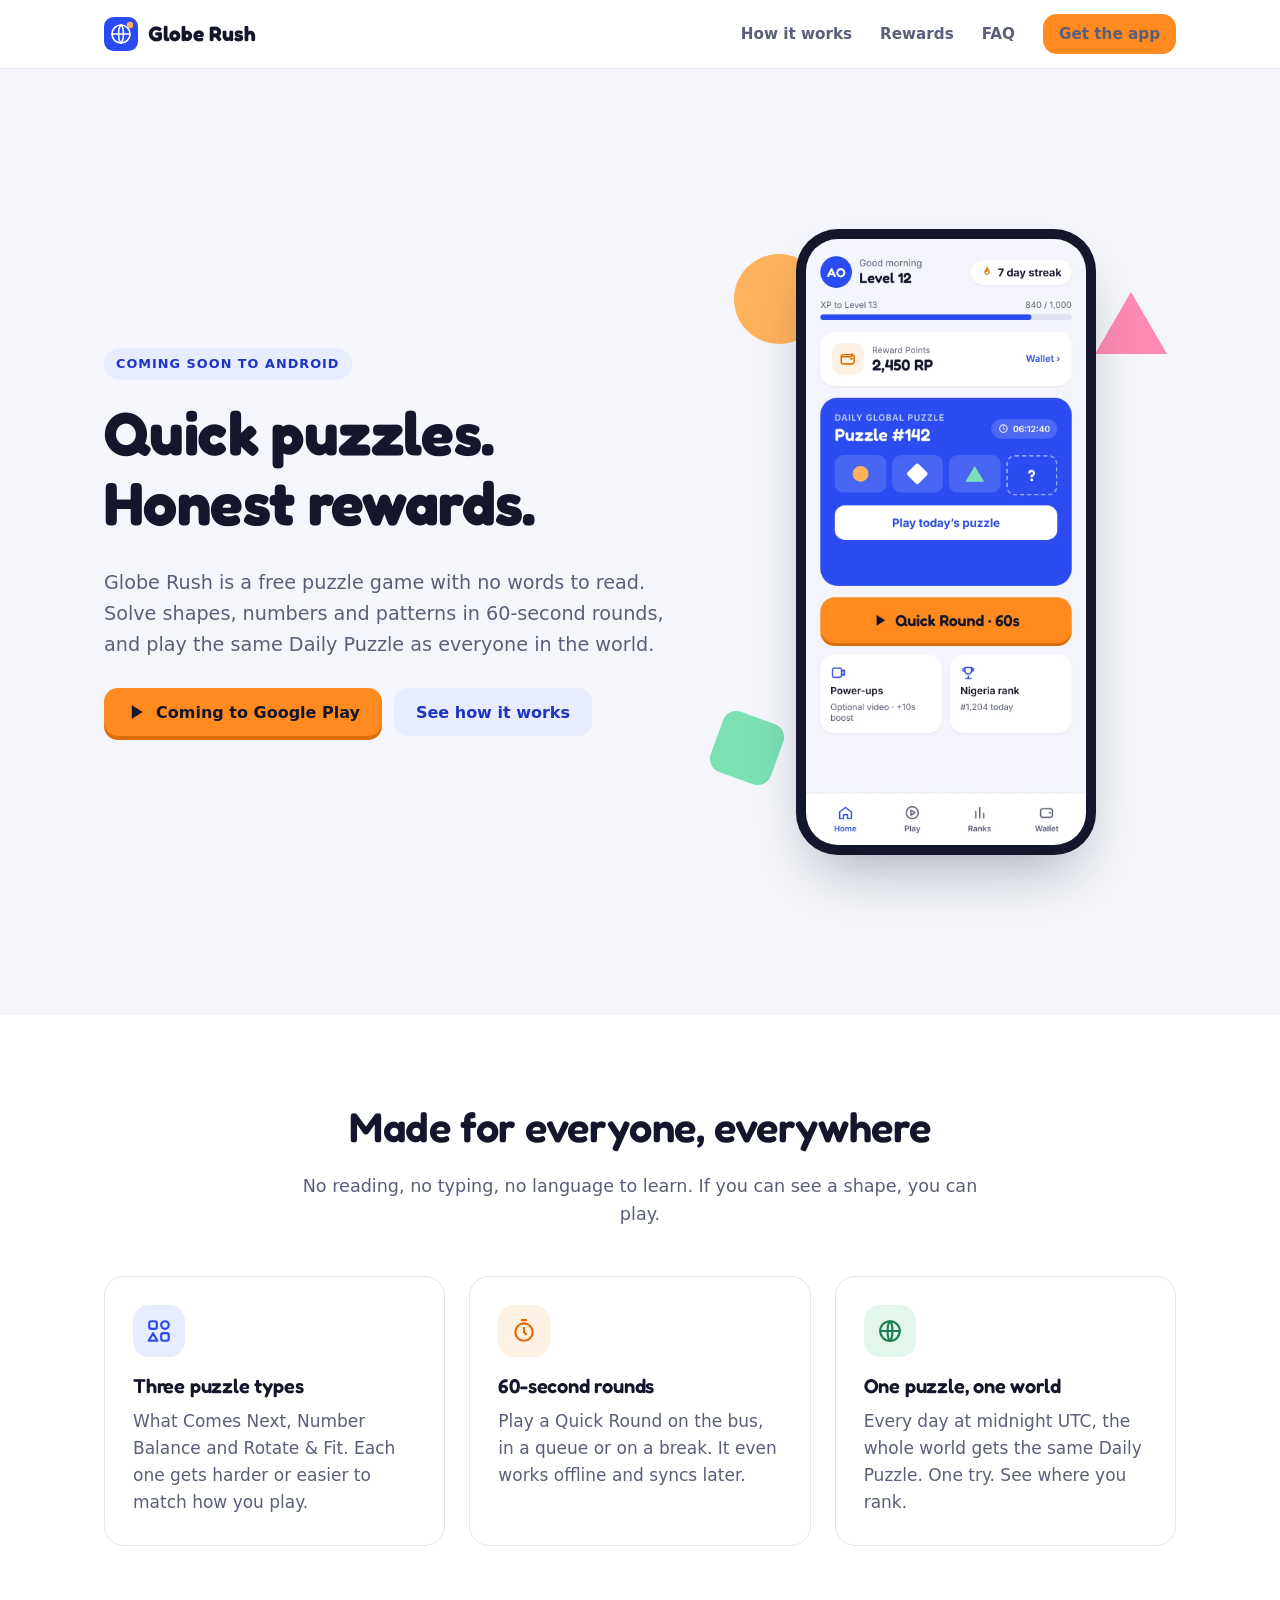
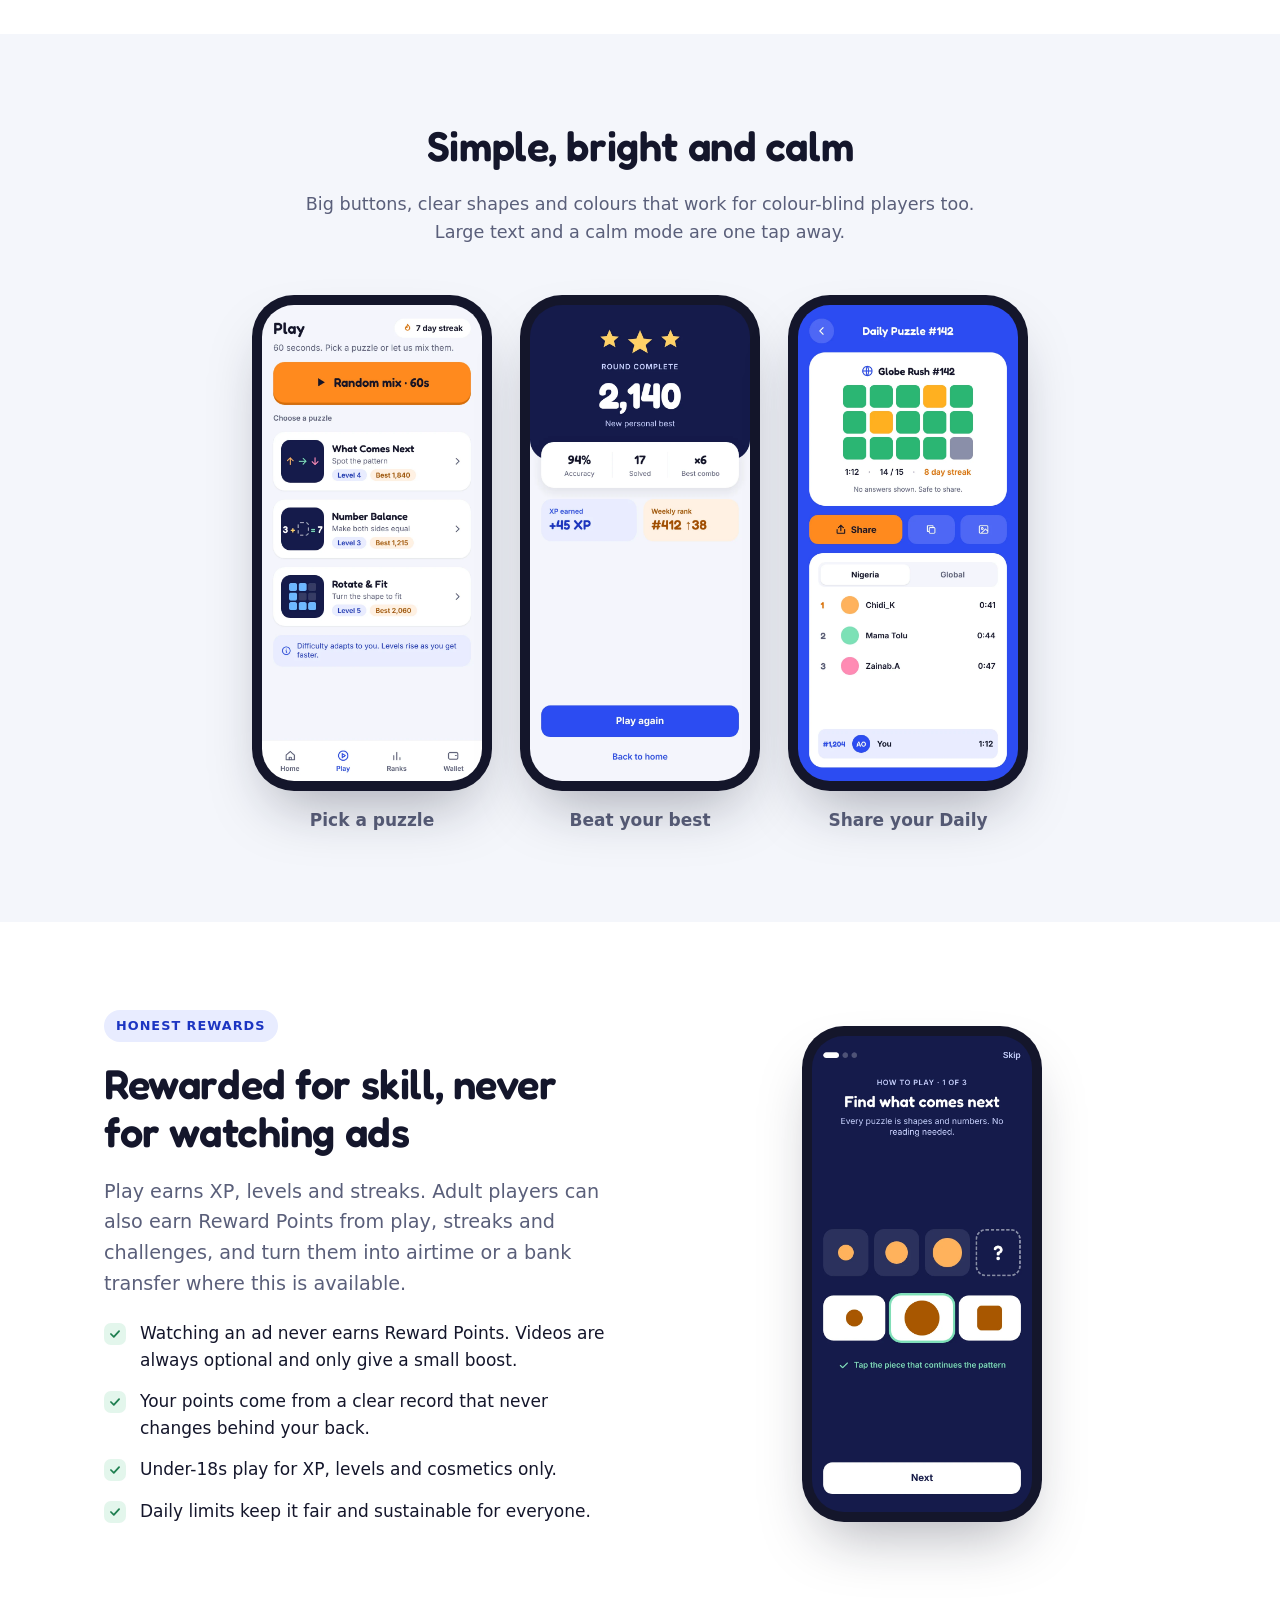
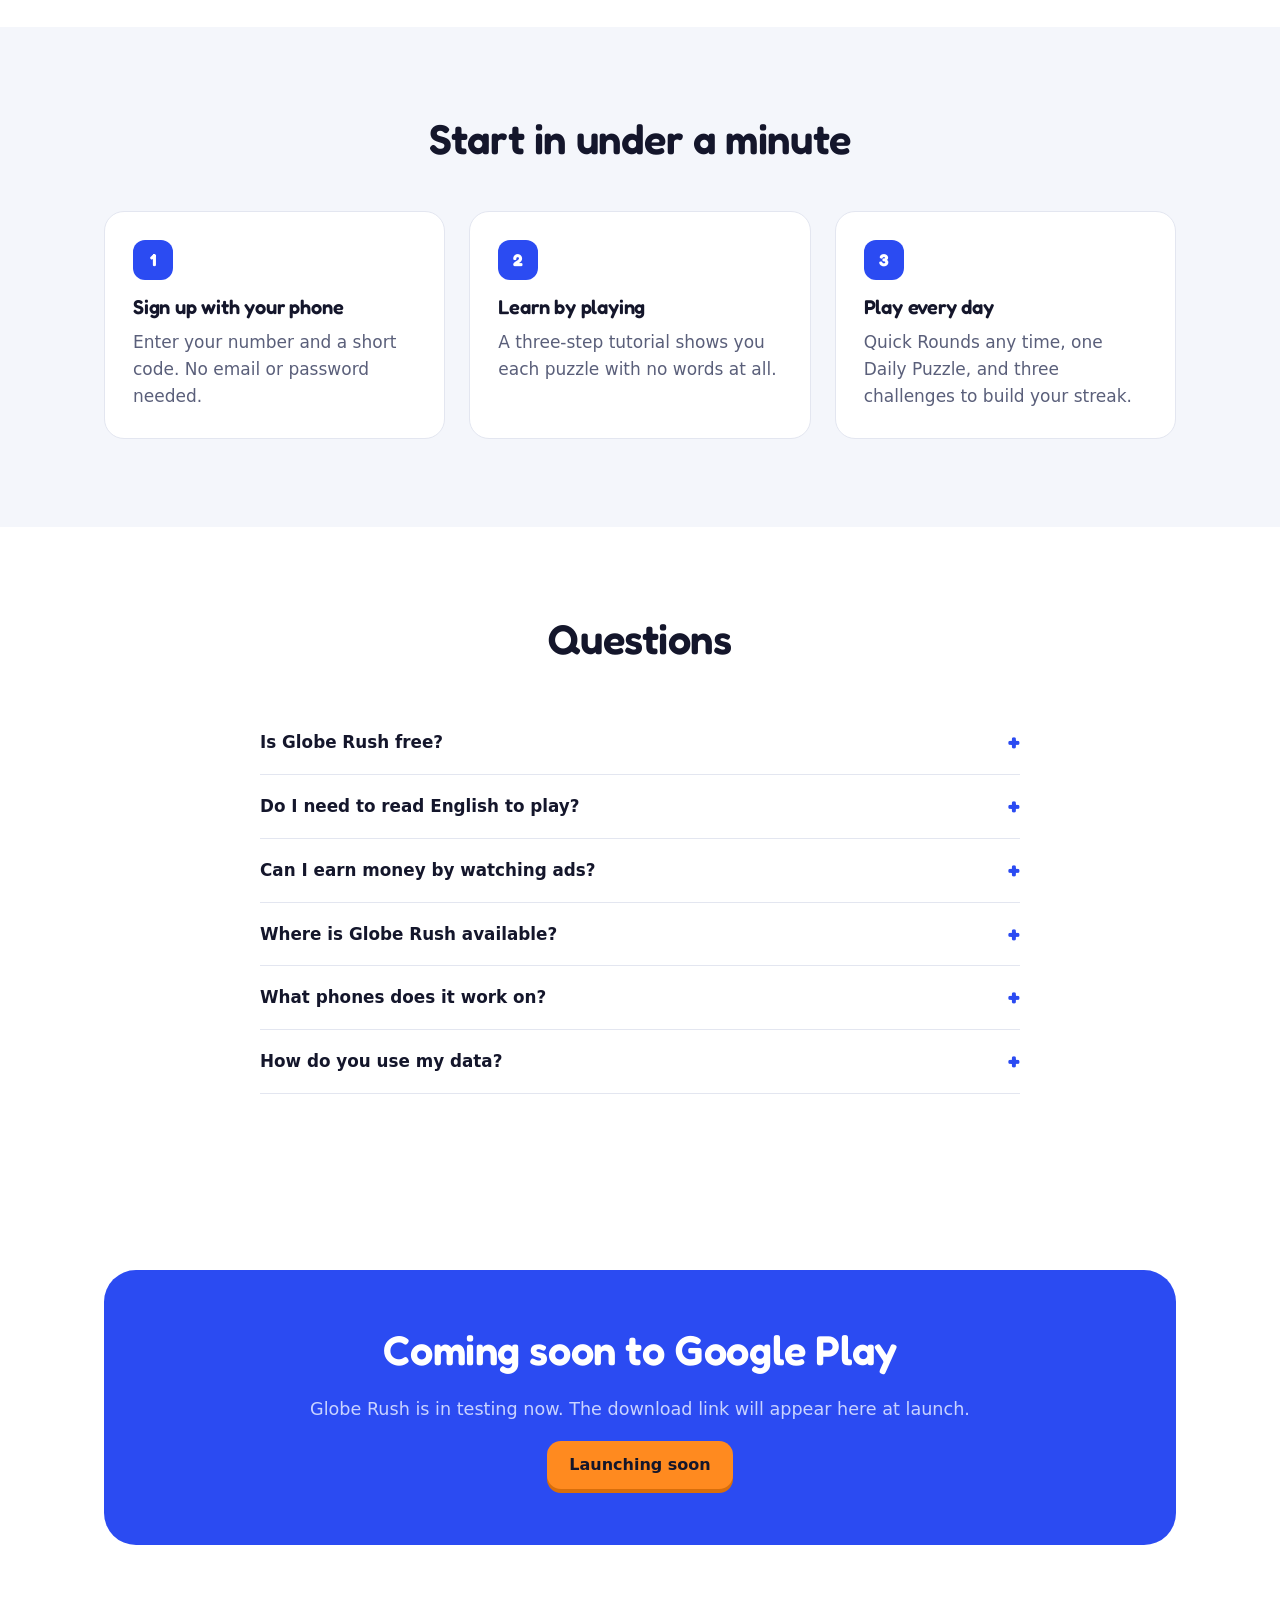
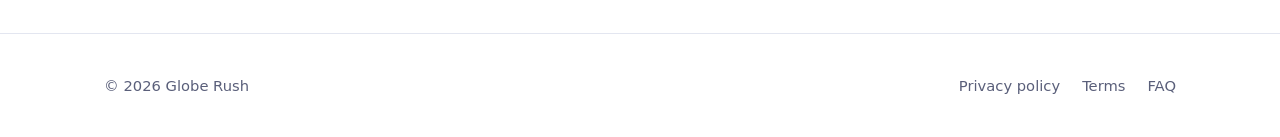
<file: index.html>
<!DOCTYPE html>
<html lang="en">
<head>
<meta charset="utf-8">
<meta name="viewport" content="width=device-width, initial-scale=1">
<title>Globe Rush: quick puzzles, honest rewards</title>
<meta name="description" content="Globe Rush is a free puzzle game with no words to read. Solve 60-second rounds, play the same Daily Puzzle as the whole world, and earn honest rewards for skill.">
<meta name="theme-color" content="#2B4BF2">
<link rel="icon" href="img/logo.svg" type="image/svg+xml">
<link rel="canonical" href="https://okeremi.github.io/">
<meta property="og:type" content="website">
<meta property="og:title" content="Globe Rush: quick puzzles, honest rewards">
<meta property="og:description" content="60-second puzzles with no words to read. One Daily Puzzle for the whole world.">
<meta property="og:image" content="https://okeremi.github.io/img/og.png">
<meta name="twitter:card" content="summary_large_image">
<link rel="stylesheet" href="css/style.css">
</head>
<body>
<a class="skip" href="#main">Skip to content</a>

<header class="site-head">
  <div class="wrap">
    <a class="brand" href="./"><img src="img/logo.svg" alt="" width="34" height="34">Globe Rush</a>
    <nav class="nav" aria-label="Main">
      <a href="#how">How it works</a>
      <a href="#rewards">Rewards</a>
      <a href="#faq">FAQ</a>
      <a class="btn btn-primary btn-sm" href="#download">Get the app</a>
    </nav>
  </div>
</header>

<main id="main">

<section class="hero">
  <div class="wrap">
    <div>
      <span class="eyebrow">Coming soon to Android</span>
      <h1>Quick puzzles.<br>Honest rewards.</h1>
      <p class="lead">Globe Rush is a free puzzle game with no words to read. Solve shapes, numbers and patterns in 60-second rounds, and play the same Daily Puzzle as everyone in the world.</p>
      <div class="hero-cta">
        <a class="btn btn-primary" href="#download">
          <svg width="20" height="20" viewBox="0 0 24 24" aria-hidden="true"><path d="M7 4l13 8-13 8z" fill="currentColor"/></svg>
          Coming to Google Play
        </a>
        <a class="btn btn-ghost" href="#how">See how it works</a>
      </div>
    </div>
    <div class="hero-art" aria-hidden="true">
      <span class="shape s1"></span><span class="shape s2"></span><span class="shape s3"></span>
      <div class="phone"><img src="img/home.webp" alt="" width="780" height="1688"></div>
    </div>
  </div>
</section>

<section id="how">
  <div class="wrap">
    <div class="center">
      <h2>Made for everyone, everywhere</h2>
      <p>No reading, no typing, no language to learn. If you can see a shape, you can play.</p>
    </div>
    <div class="grid3">
      <div class="card">
        <div class="icon"><svg viewBox="0 0 24 24"><rect x="3" y="3" width="7" height="7" rx="2"/><circle cx="17.5" cy="6.5" r="3.5"/><path d="M6.5 14l4 7h-8z"/><rect x="14" y="14" width="7" height="7" rx="2"/></svg></div>
        <h3>Three puzzle types</h3>
        <p>What Comes Next, Number Balance and Rotate &amp; Fit. Each one gets harder or easier to match how you play.</p>
      </div>
      <div class="card">
        <div class="icon o"><svg viewBox="0 0 24 24"><circle cx="12" cy="13" r="8"/><path d="M12 9v4l2 2"/><path d="M10 2h4"/></svg></div>
        <h3>60-second rounds</h3>
        <p>Play a Quick Round on the bus, in a queue or on a break. It even works offline and syncs later.</p>
      </div>
      <div class="card">
        <div class="icon g"><svg viewBox="0 0 24 24"><circle cx="12" cy="12" r="9"/><path d="M3 12h18"/><path d="M12 3c3 3 3 15 0 18M12 3c-3 3-3 15 0 18"/></svg></div>
        <h3>One puzzle, one world</h3>
        <p>Every day at midnight UTC, the whole world gets the same Daily Puzzle. One try. See where you rank.</p>
      </div>
    </div>
  </div>
</section>

<section class="alt">
  <div class="wrap">
    <div class="center">
      <h2>Simple, bright and calm</h2>
      <p>Big buttons, clear shapes and colours that work for colour-blind players too. Large text and a calm mode are one tap away.</p>
    </div>
    <div class="show">
      <figure><div class="phone sm"><img src="img/picker.webp" alt="The puzzle picker, showing the three puzzle types" width="780" height="1688" loading="lazy"></div><figcaption>Pick a puzzle</figcaption></figure>
      <figure><div class="phone sm"><img src="img/result.webp" alt="A round result with three stars, score, accuracy and XP earned" width="780" height="1688" loading="lazy"></div><figcaption>Beat your best</figcaption></figure>
      <figure><div class="phone sm"><img src="img/daily.webp" alt="The Daily Puzzle result with a share grid and a leaderboard" width="780" height="1688" loading="lazy"></div><figcaption>Share your Daily</figcaption></figure>
    </div>
  </div>
</section>

<section id="rewards">
  <div class="wrap split">
    <div>
      <span class="eyebrow">Honest rewards</span>
      <h2>Rewarded for skill, never for watching ads</h2>
      <p class="lead">Play earns XP, levels and streaks. Adult players can also earn Reward Points from play, streaks and challenges, and turn them into airtime or a bank transfer where this is available.</p>
      <ul class="checks">
        <li>Watching an ad never earns Reward Points. Videos are always optional and only give a small boost.</li>
        <li>Your points come from a clear record that never changes behind your back.</li>
        <li>Under-18s play for XP, levels and cosmetics only.</li>
        <li>Daily limits keep it fair and sustainable for everyone.</li>
      </ul>
    </div>
    <div class="hero-art" aria-hidden="true">
      <div class="phone sm"><img src="img/tutorial.webp" alt="" width="780" height="1688"></div>
    </div>
  </div>
</section>

<section class="alt">
  <div class="wrap">
    <div class="center"><h2>Start in under a minute</h2></div>
    <div class="steps">
      <div class="step"><h3>Sign up with your phone</h3><p>Enter your number and a short code. No email or password needed.</p></div>
      <div class="step"><h3>Learn by playing</h3><p>A three-step tutorial shows you each puzzle with no words at all.</p></div>
      <div class="step"><h3>Play every day</h3><p>Quick Rounds any time, one Daily Puzzle, and three challenges to build your streak.</p></div>
    </div>
  </div>
</section>

<section id="faq">
  <div class="wrap">
    <div class="center"><h2>Questions</h2></div>
    <div class="faq">
      <details><summary>Is Globe Rush free?</summary><p>Yes. The game is free to download and play. It's supported by optional ads and sponsors.</p></details>
      <details><summary>Do I need to read English to play?</summary><p>No. Gameplay uses only shapes, colours, digits and simple symbols. Menus can be translated later, but the puzzles never need words.</p></details>
      <details><summary>Can I earn money by watching ads?</summary><p>No, and that's on purpose. Ads only ever give an optional boost, such as 10 extra seconds. A boosted round earns XP only, never Reward Points or a prize rank.</p></details>
      <details><summary>Where is Globe Rush available?</summary><p>We're preparing a first test in Nigeria on Android. More countries will follow.</p></details>
      <details><summary>What phones does it work on?</summary><p>Android 7.0 and newer. It's built to run smoothly on low-cost phones and to use little data.</p></details>
      <details><summary>How do you use my data?</summary><p>We collect only what the game needs to work and stay fair. Read the <a href="privacy.html">privacy policy</a>.</p></details>
    </div>
  </div>
</section>

<section id="download">
  <div class="wrap">
    <div class="cta">
      <h2>Coming soon to Google Play</h2>
      <p>Globe Rush is in testing now. The download link will appear here at launch.</p>
      <span class="btn btn-primary" aria-disabled="true">Launching soon</span>
    </div>
  </div>
</section>

</main>

<footer class="site-foot">
  <div class="wrap">
    <span>© 2026 Globe Rush</span>
    <nav aria-label="Footer">
      <a href="privacy.html">Privacy policy</a>
      <a href="terms.html">Terms</a>
      <a href="#faq">FAQ</a>
    </nav>
  </div>
</footer>
</body>
</html>
</file>
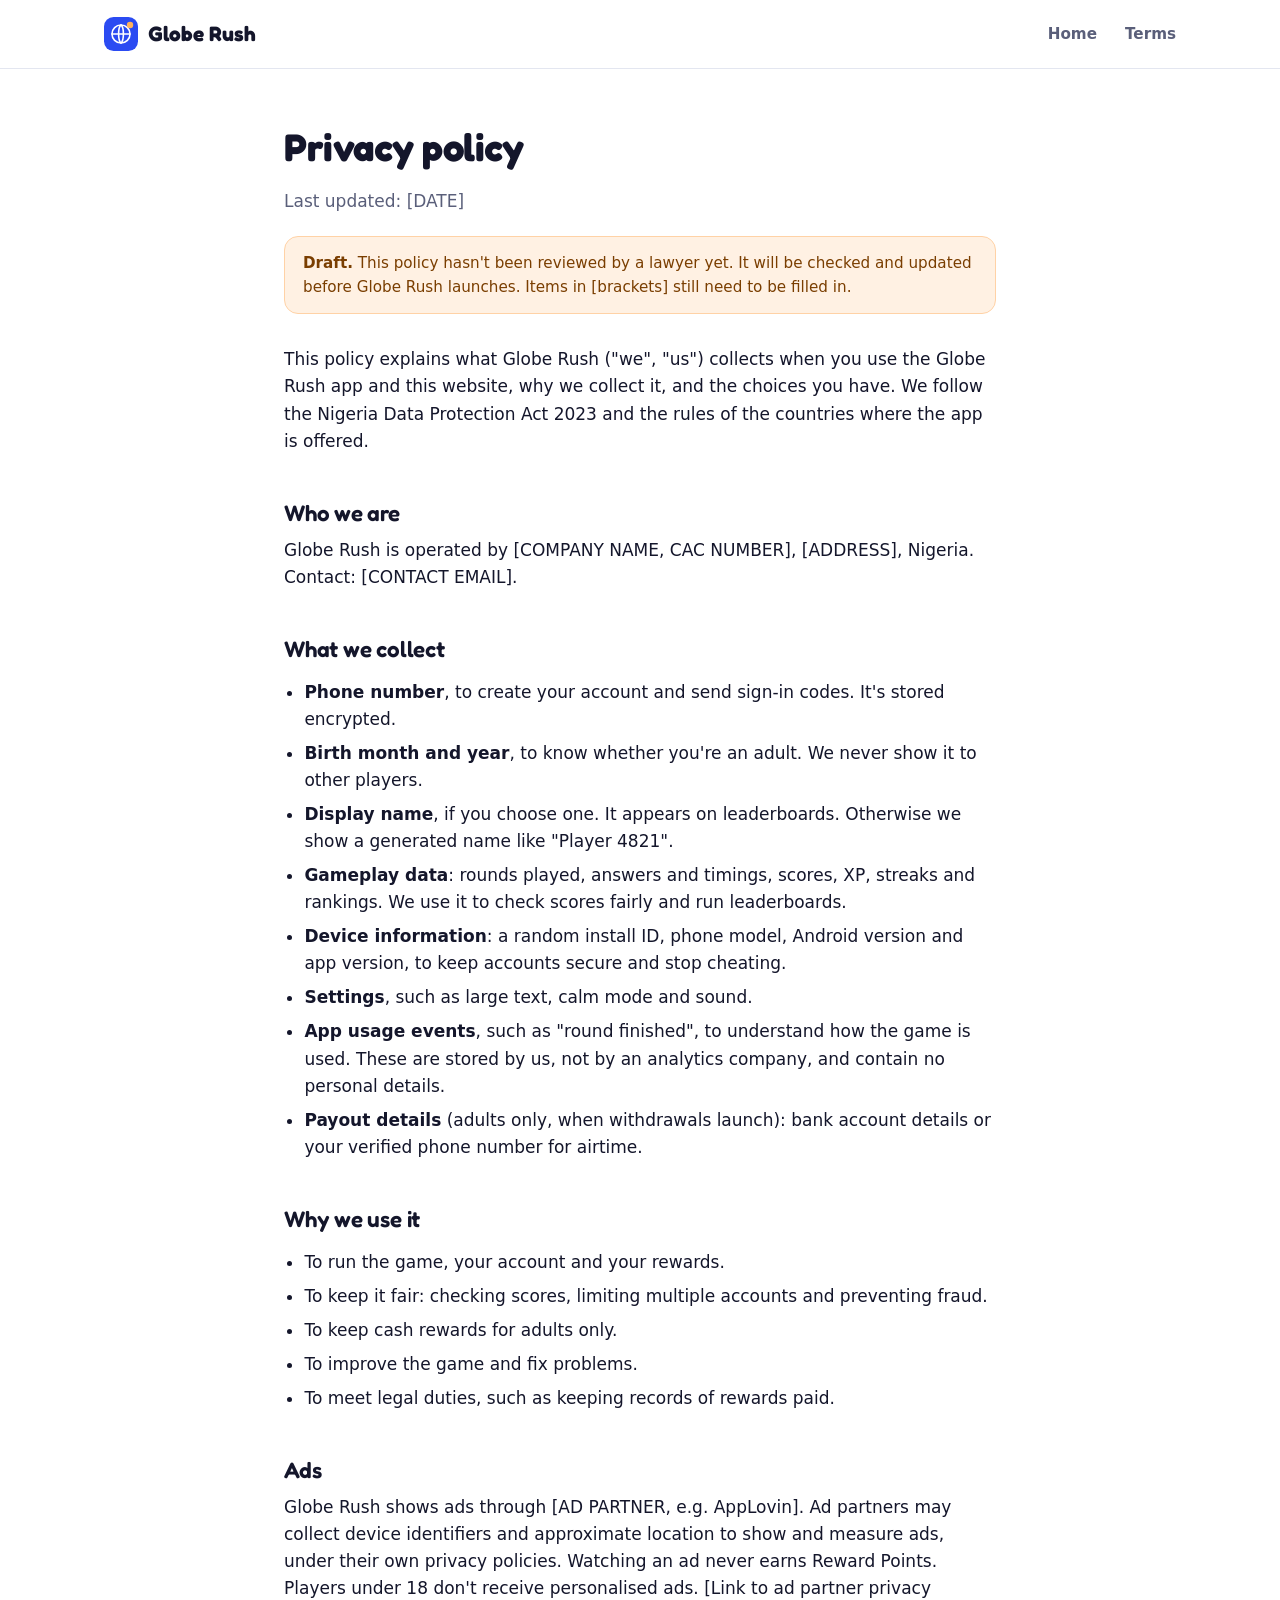
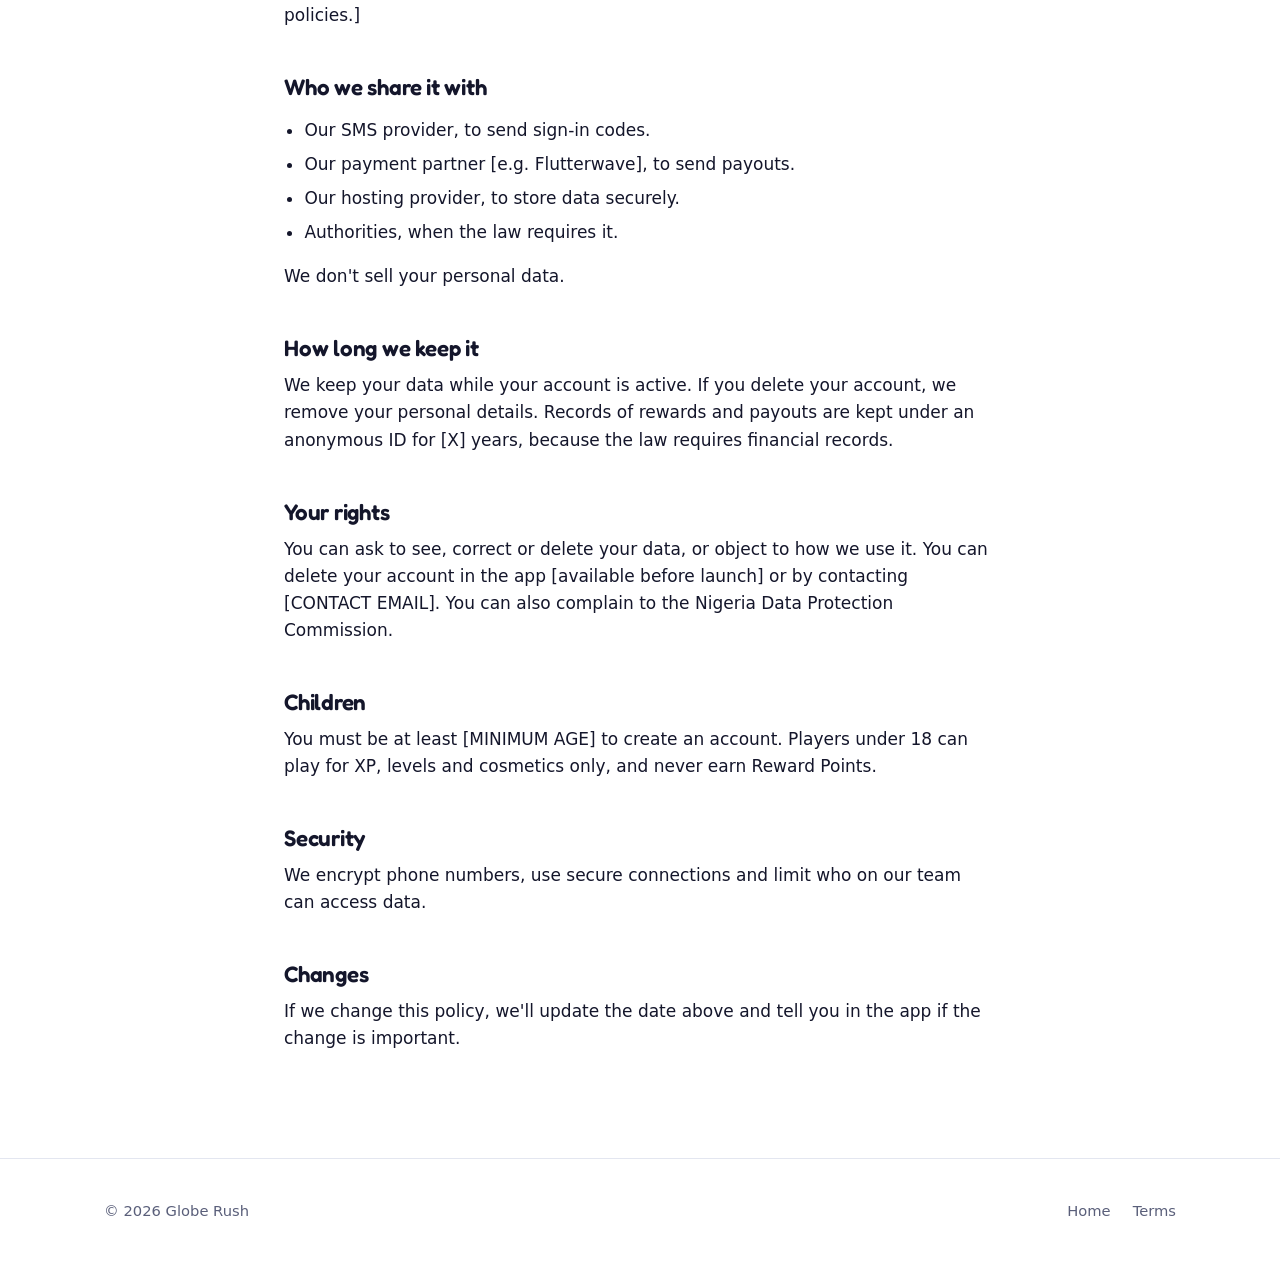
<file: privacy.html>
<!DOCTYPE html>
<html lang="en">
<head>
<meta charset="utf-8">
<meta name="viewport" content="width=device-width, initial-scale=1">
<title>Privacy policy · Globe Rush</title>
<meta name="description" content="How Globe Rush collects, uses and protects your data.">
<meta name="theme-color" content="#2B4BF2">
<link rel="icon" href="img/logo.svg" type="image/svg+xml">
<link rel="stylesheet" href="css/style.css">
</head>
<body>
<header class="site-head">
  <div class="wrap">
    <a class="brand" href="./"><img src="img/logo.svg" alt="" width="34" height="34">Globe Rush</a>
    <nav class="nav" aria-label="Main"><a href="./">Home</a><a href="terms.html">Terms</a></nav>
  </div>
</header>

<main class="legal">
  <h1>Privacy policy</h1>
  <p class="updated">Last updated: [DATE]</p>
  <div class="draft"><strong>Draft.</strong> This policy hasn't been reviewed by a lawyer yet. It will be checked and updated before Globe Rush launches. Items in [brackets] still need to be filled in.</div>

  <p>This policy explains what Globe Rush ("we", "us") collects when you use the Globe Rush app and this website, why we collect it, and the choices you have. We follow the Nigeria Data Protection Act 2023 and the rules of the countries where the app is offered.</p>

  <h2>Who we are</h2>
  <p>Globe Rush is operated by [COMPANY NAME, CAC NUMBER], [ADDRESS], Nigeria. Contact: [CONTACT EMAIL].</p>

  <h2>What we collect</h2>
  <ul>
    <li><strong>Phone number</strong>, to create your account and send sign-in codes. It's stored encrypted.</li>
    <li><strong>Birth month and year</strong>, to know whether you're an adult. We never show it to other players.</li>
    <li><strong>Display name</strong>, if you choose one. It appears on leaderboards. Otherwise we show a generated name like "Player 4821".</li>
    <li><strong>Gameplay data</strong>: rounds played, answers and timings, scores, XP, streaks and rankings. We use it to check scores fairly and run leaderboards.</li>
    <li><strong>Device information</strong>: a random install ID, phone model, Android version and app version, to keep accounts secure and stop cheating.</li>
    <li><strong>Settings</strong>, such as large text, calm mode and sound.</li>
    <li><strong>App usage events</strong>, such as "round finished", to understand how the game is used. These are stored by us, not by an analytics company, and contain no personal details.</li>
    <li><strong>Payout details</strong> (adults only, when withdrawals launch): bank account details or your verified phone number for airtime.</li>
  </ul>

  <h2>Why we use it</h2>
  <ul>
    <li>To run the game, your account and your rewards.</li>
    <li>To keep it fair: checking scores, limiting multiple accounts and preventing fraud.</li>
    <li>To keep cash rewards for adults only.</li>
    <li>To improve the game and fix problems.</li>
    <li>To meet legal duties, such as keeping records of rewards paid.</li>
  </ul>

  <h2>Ads</h2>
  <p>Globe Rush shows ads through [AD PARTNER, e.g. AppLovin]. Ad partners may collect device identifiers and approximate location to show and measure ads, under their own privacy policies. Watching an ad never earns Reward Points. Players under 18 don't receive personalised ads. [Link to ad partner privacy policies.]</p>

  <h2>Who we share it with</h2>
  <ul>
    <li>Our SMS provider, to send sign-in codes.</li>
    <li>Our payment partner [e.g. Flutterwave], to send payouts.</li>
    <li>Our hosting provider, to store data securely.</li>
    <li>Authorities, when the law requires it.</li>
  </ul>
  <p>We don't sell your personal data.</p>

  <h2>How long we keep it</h2>
  <p>We keep your data while your account is active. If you delete your account, we remove your personal details. Records of rewards and payouts are kept under an anonymous ID for [X] years, because the law requires financial records.</p>

  <h2>Your rights</h2>
  <p>You can ask to see, correct or delete your data, or object to how we use it. You can delete your account in the app [available before launch] or by contacting [CONTACT EMAIL]. You can also complain to the Nigeria Data Protection Commission.</p>

  <h2>Children</h2>
  <p>You must be at least [MINIMUM AGE] to create an account. Players under 18 can play for XP, levels and cosmetics only, and never earn Reward Points.</p>

  <h2>Security</h2>
  <p>We encrypt phone numbers, use secure connections and limit who on our team can access data.</p>

  <h2>Changes</h2>
  <p>If we change this policy, we'll update the date above and tell you in the app if the change is important.</p>
</main>

<footer class="site-foot">
  <div class="wrap">
    <span>© 2026 Globe Rush</span>
    <nav aria-label="Footer"><a href="./">Home</a><a href="terms.html">Terms</a></nav>
  </div>
</footer>
</body>
</html>
</file>
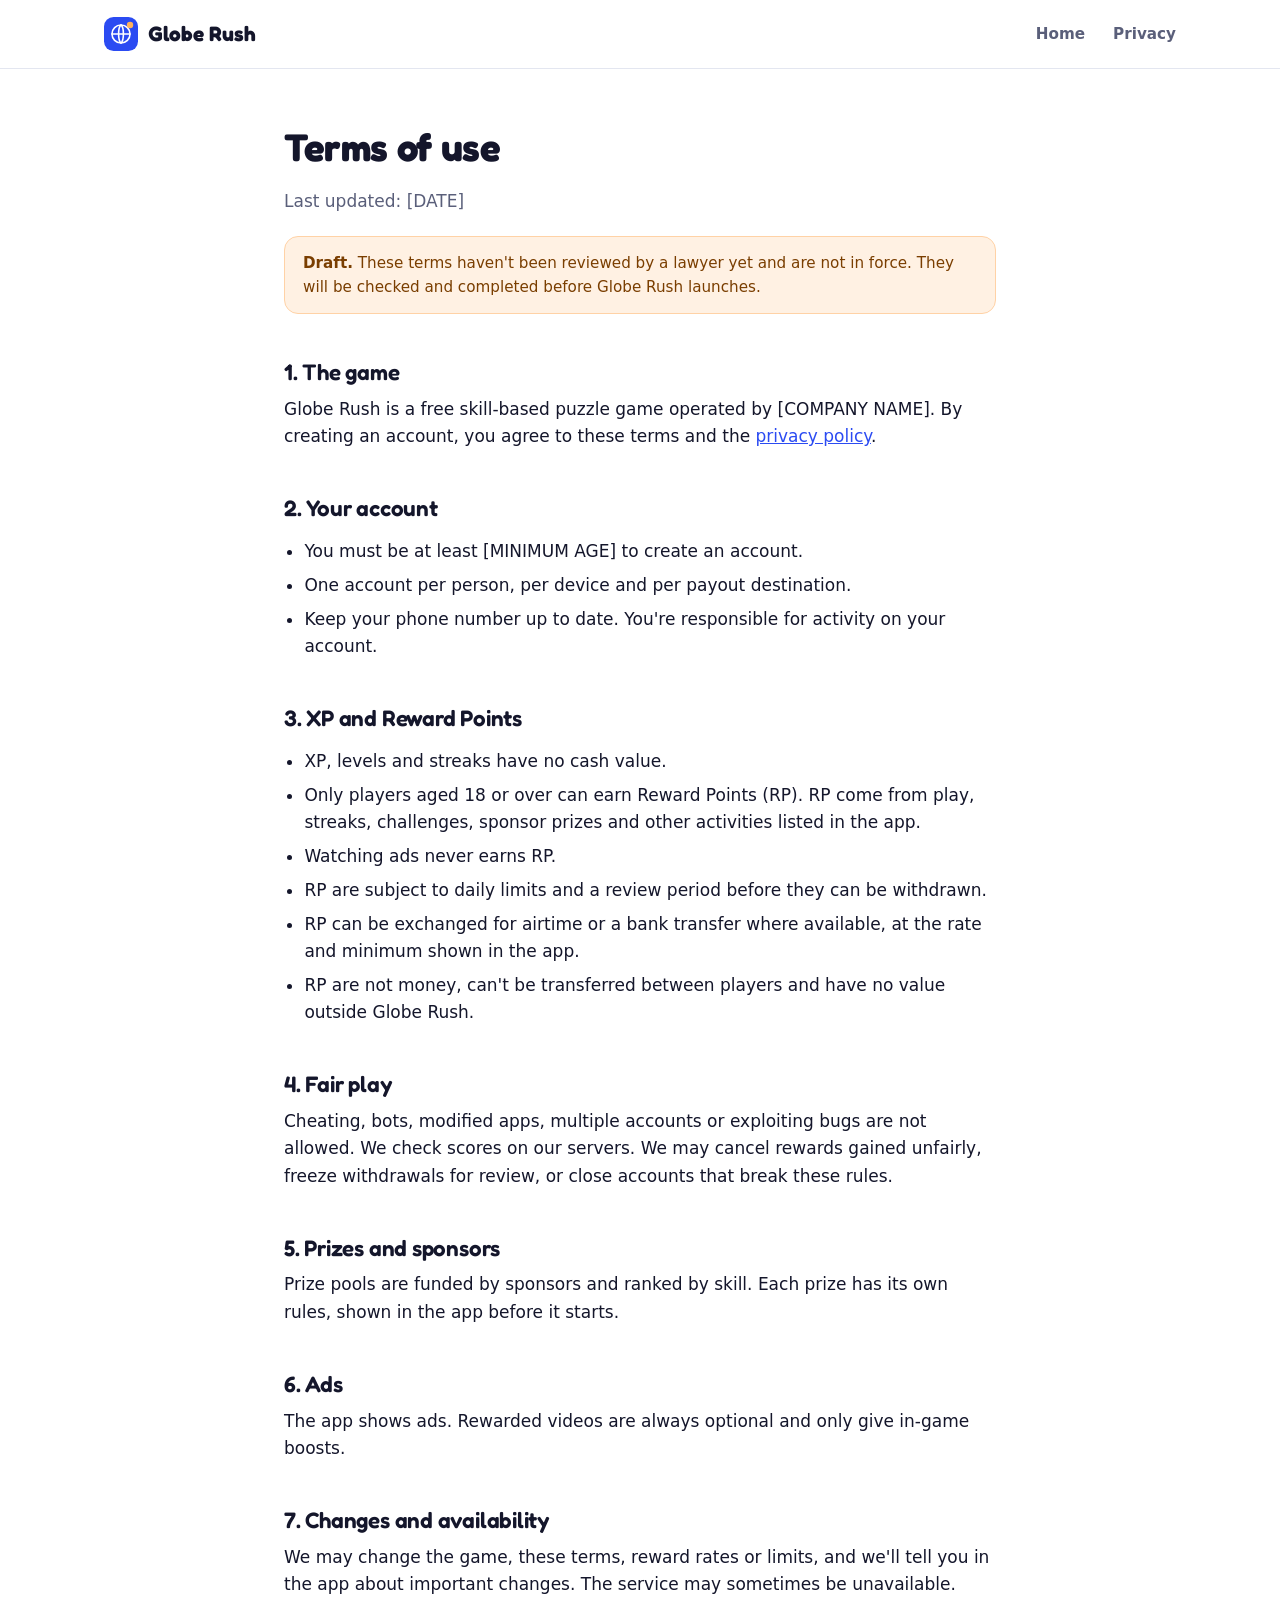
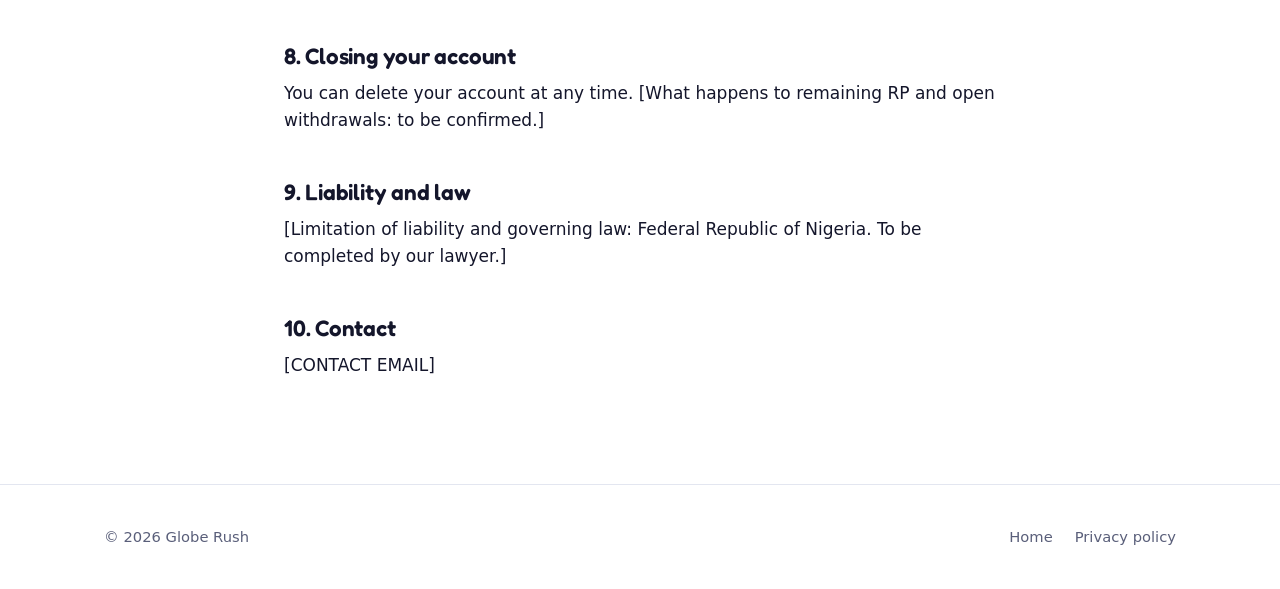
<file: terms.html>
<!DOCTYPE html>
<html lang="en">
<head>
<meta charset="utf-8">
<meta name="viewport" content="width=device-width, initial-scale=1">
<title>Terms · Globe Rush</title>
<meta name="description" content="The terms for playing Globe Rush.">
<meta name="theme-color" content="#2B4BF2">
<link rel="icon" href="img/logo.svg" type="image/svg+xml">
<link rel="stylesheet" href="css/style.css">
</head>
<body>
<header class="site-head">
  <div class="wrap">
    <a class="brand" href="./"><img src="img/logo.svg" alt="" width="34" height="34">Globe Rush</a>
    <nav class="nav" aria-label="Main"><a href="./">Home</a><a href="privacy.html">Privacy</a></nav>
  </div>
</header>

<main class="legal">
  <h1>Terms of use</h1>
  <p class="updated">Last updated: [DATE]</p>
  <div class="draft"><strong>Draft.</strong> These terms haven't been reviewed by a lawyer yet and are not in force. They will be checked and completed before Globe Rush launches.</div>

  <h2>1. The game</h2>
  <p>Globe Rush is a free skill-based puzzle game operated by [COMPANY NAME]. By creating an account, you agree to these terms and the <a href="privacy.html">privacy policy</a>.</p>

  <h2>2. Your account</h2>
  <ul>
    <li>You must be at least [MINIMUM AGE] to create an account.</li>
    <li>One account per person, per device and per payout destination.</li>
    <li>Keep your phone number up to date. You're responsible for activity on your account.</li>
  </ul>

  <h2>3. XP and Reward Points</h2>
  <ul>
    <li>XP, levels and streaks have no cash value.</li>
    <li>Only players aged 18 or over can earn Reward Points (RP). RP come from play, streaks, challenges, sponsor prizes and other activities listed in the app.</li>
    <li>Watching ads never earns RP.</li>
    <li>RP are subject to daily limits and a review period before they can be withdrawn.</li>
    <li>RP can be exchanged for airtime or a bank transfer where available, at the rate and minimum shown in the app.</li>
    <li>RP are not money, can't be transferred between players and have no value outside Globe Rush.</li>
  </ul>

  <h2>4. Fair play</h2>
  <p>Cheating, bots, modified apps, multiple accounts or exploiting bugs are not allowed. We check scores on our servers. We may cancel rewards gained unfairly, freeze withdrawals for review, or close accounts that break these rules.</p>

  <h2>5. Prizes and sponsors</h2>
  <p>Prize pools are funded by sponsors and ranked by skill. Each prize has its own rules, shown in the app before it starts.</p>

  <h2>6. Ads</h2>
  <p>The app shows ads. Rewarded videos are always optional and only give in-game boosts.</p>

  <h2>7. Changes and availability</h2>
  <p>We may change the game, these terms, reward rates or limits, and we'll tell you in the app about important changes. The service may sometimes be unavailable.</p>

  <h2>8. Closing your account</h2>
  <p>You can delete your account at any time. [What happens to remaining RP and open withdrawals: to be confirmed.]</p>

  <h2>9. Liability and law</h2>
  <p>[Limitation of liability and governing law: Federal Republic of Nigeria. To be completed by our lawyer.]</p>

  <h2>10. Contact</h2>
  <p>[CONTACT EMAIL]</p>
</main>

<footer class="site-foot">
  <div class="wrap">
    <span>© 2026 Globe Rush</span>
    <nav aria-label="Footer"><a href="./">Home</a><a href="privacy.html">Privacy policy</a></nav>
  </div>
</footer>
</body>
</html>
</file>
<file: css/style.css>
@font-face{font-family:Fredoka;font-weight:500;font-display:swap;src:url(../fonts/fredoka-latin-500-normal.woff2) format("woff2")}
@font-face{font-family:Fredoka;font-weight:600;font-display:swap;src:url(../fonts/fredoka-latin-600-normal.woff2) format("woff2")}
@font-face{font-family:Fredoka;font-weight:700;font-display:swap;src:url(../fonts/fredoka-latin-700-normal.woff2) format("woff2")}

:root{
  --blue:#2B4BF2;--blue-deep:#1C35C2;--navy:#141A4A;--orange:#FF8A1F;--orange-deep:#D96E0A;
  --ink:#14162B;--muted:#5A5F7A;--line:#E3E6F0;--surface:#F4F6FB;--card:#FFFFFF;--tint:#E8ECFF;
  --yellow:#FFB25C;--mint:#7CE0B5;--pink:#FF8AB3;
  --radius:20px;--max:1120px;
  --body:system-ui,-apple-system,"Segoe UI",Roboto,"Helvetica Neue",Arial,sans-serif;
}
*{box-sizing:border-box}
html{scroll-behavior:smooth}
body{margin:0;font-family:var(--body);color:var(--ink);background:var(--card);line-height:1.6;font-size:17px;-webkit-font-smoothing:antialiased}
img{max-width:100%;display:block}
a{color:var(--blue)}
h1,h2,h3{font-family:Fredoka,var(--body);line-height:1.15;margin:0 0 .5em;letter-spacing:-.01em}
h1{font-size:clamp(2.3rem,5.5vw,3.8rem);font-weight:700}
h2{font-size:clamp(1.8rem,3.6vw,2.6rem);font-weight:600}
h3{font-size:1.25rem;font-weight:600}
p{margin:0 0 1em}
.wrap{max-width:var(--max);margin:0 auto;padding:0 24px}
.skip{position:absolute;left:-999px}.skip:focus{left:16px;top:16px;background:var(--card);padding:8px 12px;z-index:10}
:focus-visible{outline:3px solid var(--orange);outline-offset:3px;border-radius:6px}

/* header */
.site-head{position:sticky;top:0;z-index:5;background:rgba(255,255,255,.92);backdrop-filter:saturate(1.4) blur(8px);border-bottom:1px solid var(--line)}
.site-head .wrap{display:flex;align-items:center;justify-content:space-between;height:68px}
.brand{display:flex;align-items:center;gap:10px;text-decoration:none;color:var(--ink);font-family:Fredoka,var(--body);font-weight:700;font-size:1.3rem}
.brand img{width:34px;height:34px}
.nav{display:flex;gap:28px;align-items:center}
.nav a{text-decoration:none;color:var(--muted);font-weight:600;font-size:.95rem}
.nav a:hover{color:var(--ink)}
@media (max-width:760px){.nav a:not(.btn){display:none}}

/* buttons */
.btn{display:inline-flex;align-items:center;gap:10px;min-height:48px;padding:0 22px;border-radius:14px;font-weight:700;text-decoration:none;font-size:1rem;border:0;cursor:pointer}
.btn-primary{background:var(--orange);color:var(--ink);box-shadow:0 4px 0 var(--orange-deep)}
.btn-primary:hover{transform:translateY(1px);box-shadow:0 3px 0 var(--orange-deep)}
.btn-ghost{background:var(--tint);color:var(--blue-deep)}
.btn-sm{min-height:40px;padding:0 16px;font-size:.92rem;box-shadow:none}
.soon{display:inline-block;font-size:.85rem;color:var(--muted);margin-top:12px}

/* hero */
.hero{background:var(--surface);overflow:hidden}
.hero .wrap{display:grid;grid-template-columns:1.1fr .9fr;gap:48px;align-items:center;padding-top:72px;padding-bottom:72px}
.eyebrow{display:inline-block;background:var(--tint);color:var(--blue-deep);font-weight:700;font-size:.8rem;letter-spacing:.08em;text-transform:uppercase;padding:6px 12px;border-radius:999px;margin-bottom:18px}
.lead{font-size:1.2rem;color:var(--muted);max-width:34em}
.hero-cta{display:flex;flex-wrap:wrap;gap:12px;margin-top:28px}
.hero-art{position:relative;display:flex;justify-content:center}
.hero-art .shape{position:absolute;border-radius:50%}
.s1{width:90px;height:90px;background:var(--yellow);top:4%;left:4%}
.s2{width:64px;height:64px;background:var(--mint);border-radius:14px!important;transform:rotate(20deg);bottom:12%;left:0}
.s3{width:0;height:0;border-left:36px solid transparent;border-right:36px solid transparent;border-bottom:62px solid var(--pink);border-radius:0!important;top:10%;right:2%}
@media (max-width:860px){.hero .wrap{grid-template-columns:1fr;padding-top:48px}.hero-art{margin-top:8px}}

/* phone frame */
.phone{width:min(300px,78vw);border-radius:42px;background:var(--ink);padding:10px;box-shadow:0 30px 60px -20px rgba(20,22,43,.35);position:relative;z-index:1}
.phone img{border-radius:32px;width:100%;height:auto;aspect-ratio:780/1688;object-fit:cover;object-position:top}
.phone.sm{width:min(240px,64vw)}

/* sections */
section{padding:88px 0}
.center{text-align:center;max-width:42em;margin:0 auto 48px}
.center p{color:var(--muted);font-size:1.1rem}

.grid3{display:grid;grid-template-columns:repeat(3,1fr);gap:24px}
@media (max-width:860px){.grid3{grid-template-columns:1fr}}
.card{background:var(--card);border:1px solid var(--line);border-radius:var(--radius);padding:28px}
.card p{color:var(--muted);margin:0}
.icon{width:52px;height:52px;border-radius:16px;display:grid;place-items:center;margin-bottom:18px;background:var(--tint)}
.icon svg{width:26px;height:26px;stroke:var(--blue);fill:none;stroke-width:2;stroke-linecap:round;stroke-linejoin:round}
.icon.o{background:#FFF1E3}.icon.o svg{stroke:#E36A00}
.icon.g{background:#E3F6EC}.icon.g svg{stroke:#1E7F50}

.alt{background:var(--surface)}
.show{display:flex;justify-content:center;gap:28px;flex-wrap:wrap}
.show figure{margin:0;text-align:center}
.show figcaption{margin-top:16px;font-weight:600;color:var(--muted)}

.split{display:grid;grid-template-columns:1fr 1fr;gap:56px;align-items:center}
@media (max-width:860px){.split{grid-template-columns:1fr}}
.checks{list-style:none;padding:0;margin:20px 0 0}
.checks li{position:relative;padding-left:36px;margin-bottom:14px}
.checks li::before{content:"";position:absolute;left:0;top:3px;width:22px;height:22px;border-radius:7px;background:#E3F6EC url("data:image/svg+xml,%3Csvg xmlns='http://www.w3.org/2000/svg' viewBox='0 0 24 24' fill='none' stroke='%231E7F50' stroke-width='3' stroke-linecap='round' stroke-linejoin='round'%3E%3Cpath d='M5 12l5 5L19 7'/%3E%3C/svg%3E") center/14px no-repeat}

.steps{counter-reset:s;display:grid;grid-template-columns:repeat(3,1fr);gap:24px}
@media (max-width:860px){.steps{grid-template-columns:1fr}}
.step{counter-increment:s;padding:28px;border-radius:var(--radius);background:var(--card);border:1px solid var(--line)}
.step::before{content:counter(s);display:grid;place-items:center;width:40px;height:40px;border-radius:12px;background:var(--blue);color:#fff;font-family:Fredoka,var(--body);font-weight:700;margin-bottom:16px}
.step p{color:var(--muted);margin:0}

.faq{max-width:760px;margin:0 auto}
.faq details{border-bottom:1px solid var(--line);padding:18px 0}
.faq summary{cursor:pointer;font-weight:700;font-size:1.05rem;list-style:none;display:flex;justify-content:space-between;gap:16px}
.faq summary::-webkit-details-marker{display:none}
.faq summary::after{content:"+";font-family:Fredoka,var(--body);font-size:1.5rem;line-height:1;color:var(--blue)}
.faq details[open] summary::after{content:"−"}
.faq details p{color:var(--muted);margin:12px 0 0}

.cta{background:var(--blue);color:#fff;border-radius:32px;padding:56px 32px;text-align:center}
.cta p{color:#C9D3FF;font-size:1.1rem}

/* footer */
.site-foot{border-top:1px solid var(--line);padding:40px 0;color:var(--muted);font-size:.92rem}
.site-foot .wrap{display:flex;flex-wrap:wrap;justify-content:space-between;gap:16px;align-items:center}
.site-foot nav{display:flex;gap:22px;flex-wrap:wrap}
.site-foot a{color:var(--muted);text-decoration:none}.site-foot a:hover{color:var(--ink)}

/* legal pages */
.legal{max-width:760px;margin:0 auto;padding:56px 24px 88px}
.legal h1{font-size:2.4rem}
.legal h2{font-size:1.4rem;margin-top:2em}
.legal ul{padding-left:1.2em}.legal li{margin-bottom:.4em}
.draft{background:#FFF1E3;border:1px solid #FFD2A6;color:#7A3E00;border-radius:14px;padding:14px 18px;margin:20px 0 32px;font-size:.95rem}
.updated{color:var(--muted)}

@media (prefers-reduced-motion:reduce){html{scroll-behavior:auto}*{transition:none!important}}
</file>
